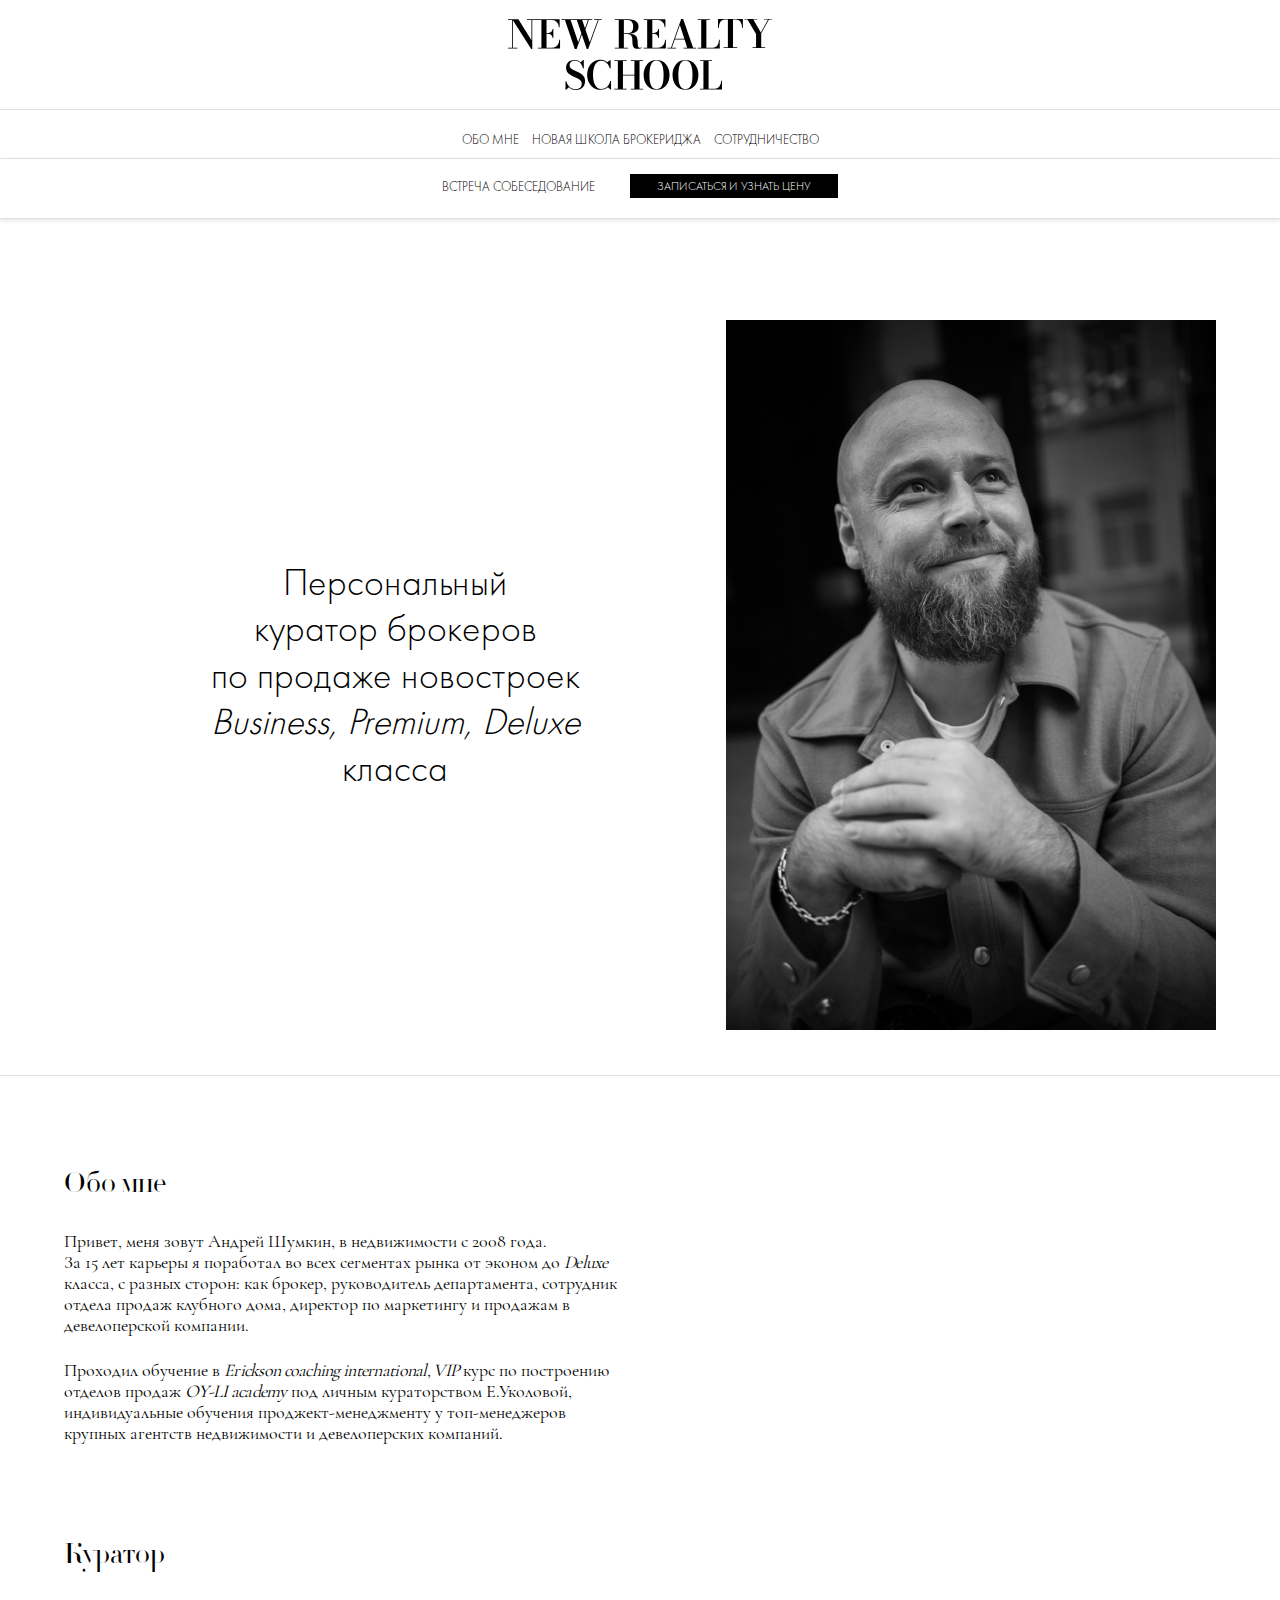
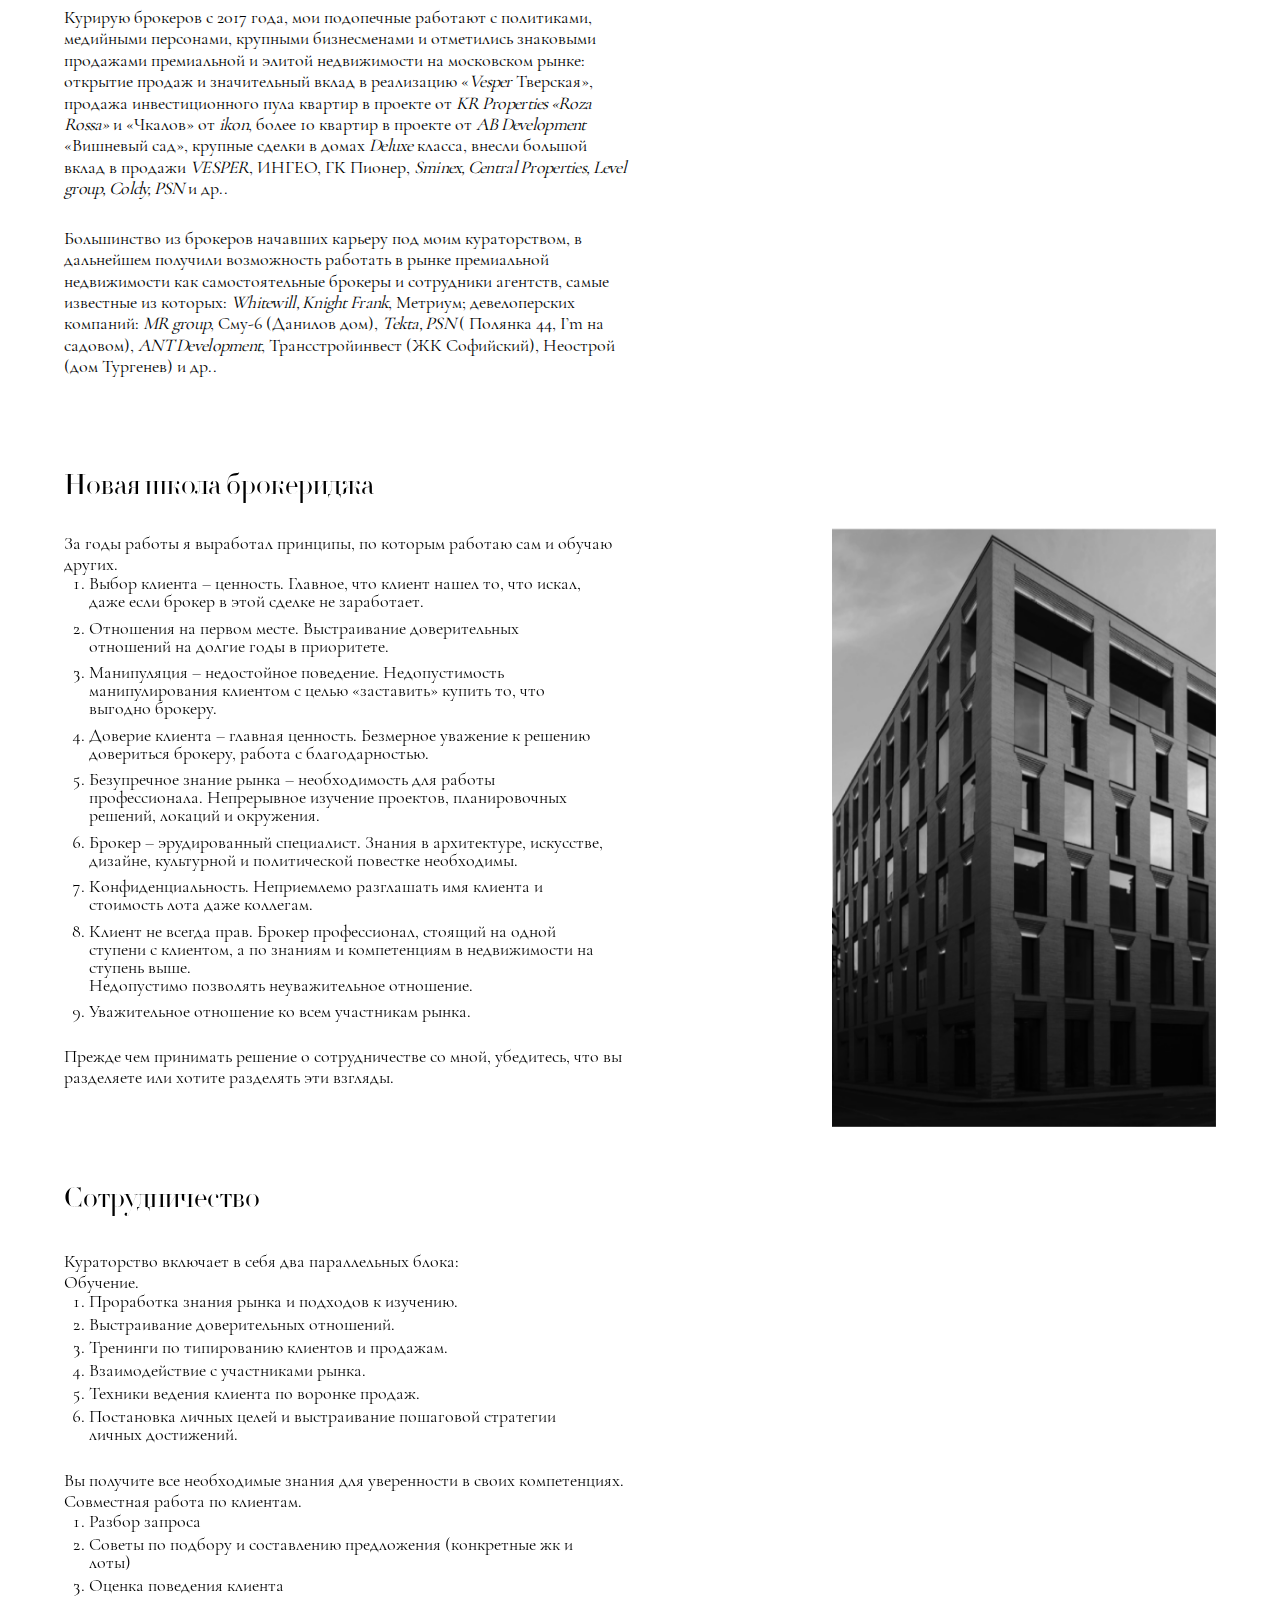
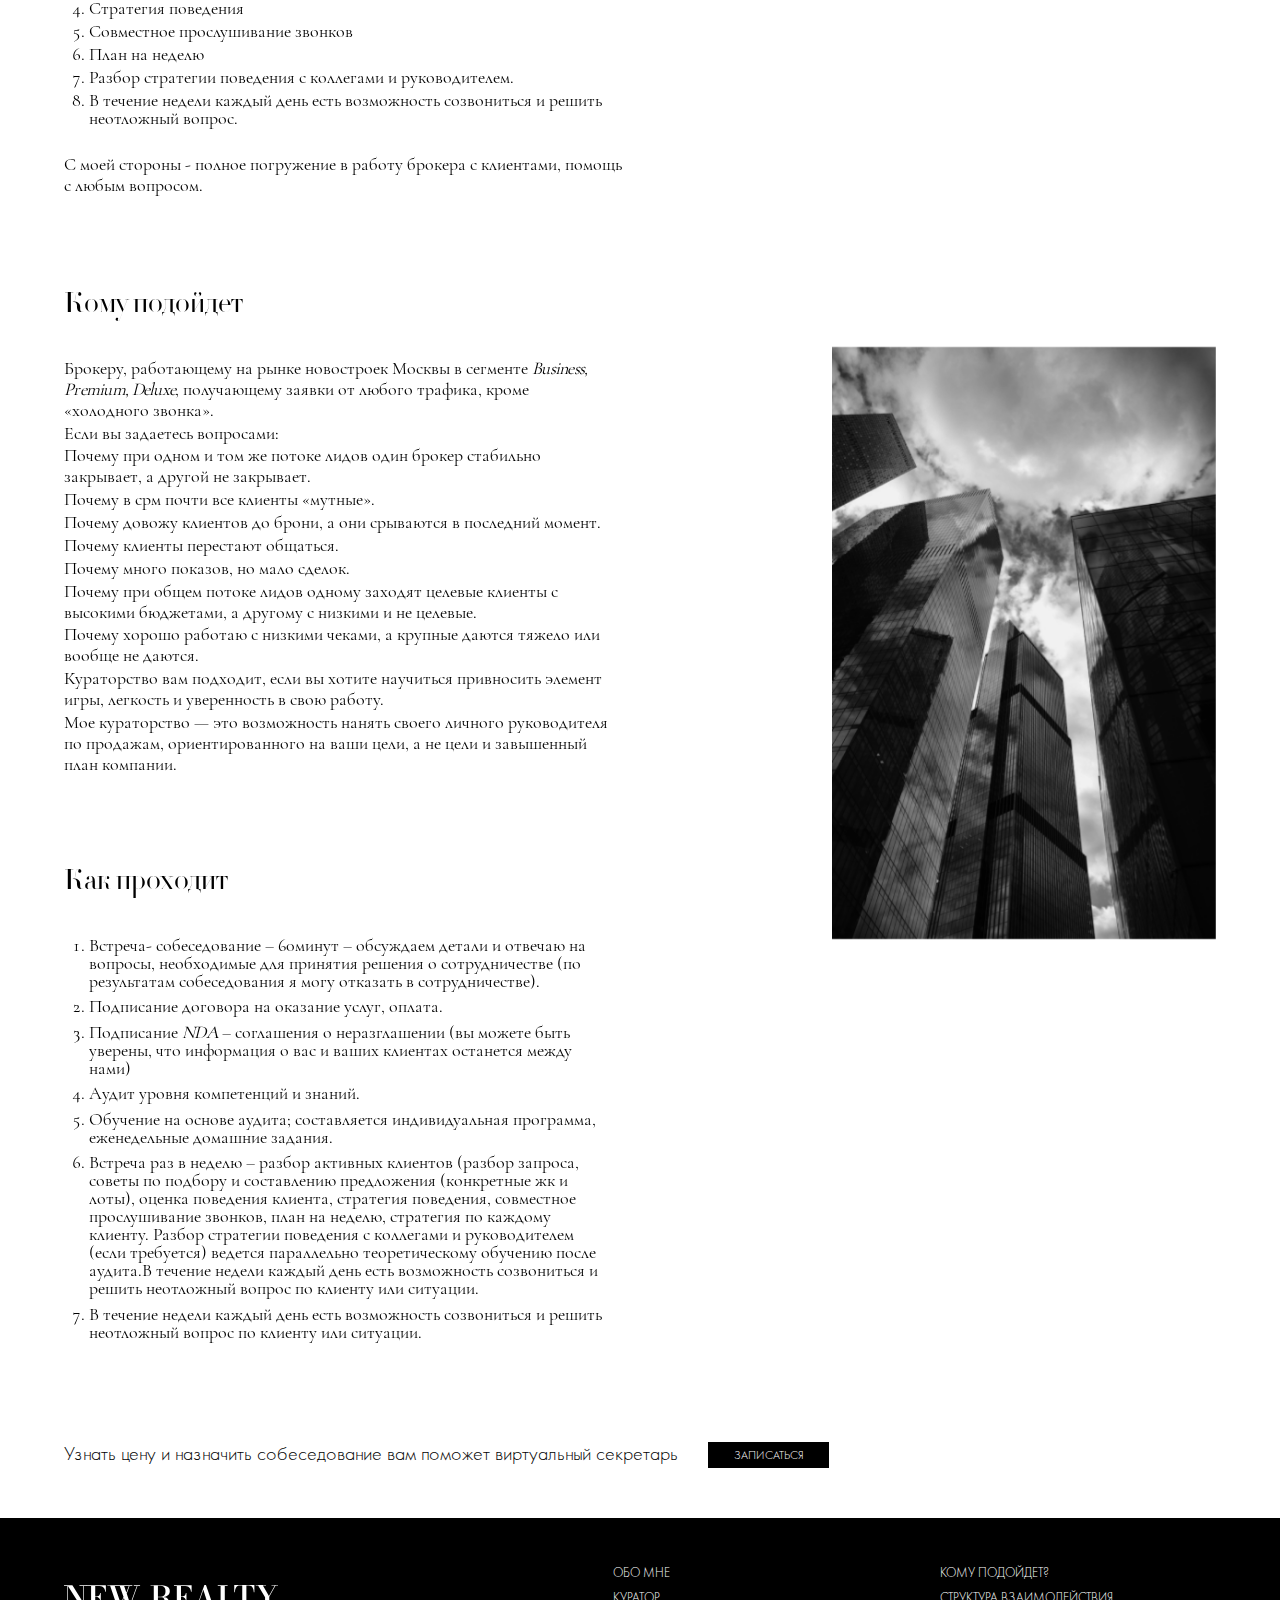
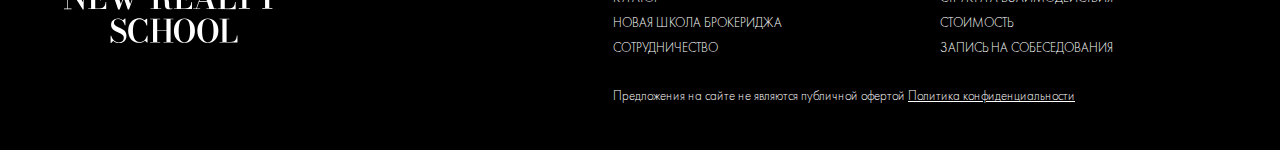
<file: index.html>
<!DOCTYPE html>
<html lang="en">
<head>
    <meta charset="UTF-8">
    <meta name="viewport" content="width=device-width, initial-scale=1.0">
    <title>New realty school</title>
    <!-- <link rel="icon" type="image/x-icon" href=""> -->
    <link rel="stylesheet" href="styles/main.css">
</head>
<body>
    <!-- ---------HEADER--------- -->
    <header class="header fix-block">
        <div class="logo">
            <div class="wrapper">
                <a href="/" class="logo-wrap">
                    <img src="images/logo.svg" alt="Логотип">
                </a>
            </div>
        </div>
        <nav class="nav">
            <div class="wrapper">
                <div class="nav-wrap">
                    <a href="#about" class="nav__link">Обо мне</a>
                    <a href="#new-school" class="nav__link">Новая школа брокериджа</a>
                    <a href="#cooperation" class="nav__link">Сотрудничество</a>
                </div>
            </div>
        </nav>
        <div class="header-btns">
            <div class="wrapper">
                <div class="header-btns-wrap">
                    <span>Встреча собеседование</span>
                    <button class="btn-black" data-modal-target="#modal">Записаться и узнать цену</button>
                </div>
            </div>
        </div>
    </header>
    <!-- ---------ОСНОВНОЙ КОНТЕНТ--------- -->
    <main class="main">
        <section class="section-main">
            <div class="wrapper">
                <div class="section-main-wrap">
                    <div class="main-wrap">
                        <h1 class="title-h1">Персональный<br>куратор брокеров по&nbsp;продаже новостроек <span>Business,&nbsp;Premium,&nbsp;Deluxe</span> класса</h1>
                    </div>
                    <div class="main-photo-container">
                        <img src="images/main-photo.png" alt="Главное фото" class="main-photo">
                    </div>
                </div>
            </div>
        </section>
        <div class="wrapper">
            <!-- ---------ПЕРВЫЙ БЛОК С ФИКСИРОВАННОЙ КАРТИНКОЙ СПРАВА--------- -->
            <section class="section-relative">
                <div class="text-blocks">
                    <div class="text-block anchor anchor_div" id="about">
                        <h2 class="title-h2">Обо мне</h2>
                        <div class="paragraphs">
                            <p class="text">Привет, меня зовут Андрей Шумкин, в недвижимости с 2008 года.<br>За 15 лет карьеры я поработал во всех сегментах рынка от эконом до <span class="text_italic">Deluxe</span> класса, с разных сторон: как брокер, руководитель департамента, сотрудник отдела продаж клубного дома, директор по маркетингу и продажам в девелоперской компании.</p>
                            <p class="text">Проходил обучение в <span class="text_italic">Erickson coaching international, VIP</span> курс по построению отделов продаж <span class="text_italic">OY-LI academy</span> под личным кураторством Е.Уколовой, индивидуальные обучения проджект-менеджменту у топ-менеджеров крупных агентств недвижимости и девелоперских компаний.</p>
                        </div>
                    </div>
                    <div id="curator" class="text-block text-block_2 anchor_div">
                        <h2 class="title-h2">Куратор</h2>
                        <div class="paragraphs">
                            <p class="text">Курирую брокеров с 2017 года, мои подопечные работают с политиками, медийными персонами, крупными бизнесменами и отметились знаковыми продажами премиальной и элитой недвижимости на московском рынке: открытие продаж и значительный вклад в реализацию «<span class="text_italic">Vesper</span> Тверская», продажа инвестиционного пула квартир в проекте от <span class="text_italic">KR Properties «Roza Rossa»</span> и «Чкалов» от <span class="text_italic">ikon</span>, более 10 квартир в проекте от <span class="text_italic">AB Development</span> «Вишневый сад», крупные сделки в домах <span class="text_italic">Deluxe</span> класса, внесли большой вклад в продажи <span class="text_italic">VESPER</span>, ИНГЕО, ГК Пионер, <span class="text_italic">Sminex, Central Properties, Level group, Coldy, PSN</span> и др..</p>
                            <p class="text">Большинство из брокеров начавших карьеру под моим кураторством, в дальнейшем получили возможность работать в рынке премиальной недвижимости как самостоятельные брокеры и сотрудники агентств, самые известные из которых: <span class="text_italic">Whitewill, Knight Frank</span>, Метриум; девелоперских компаний: <span class="text_italic">MR group</span>, Сму-6 (Данилов дом), <span class="text_italic">Tekta, PSN</span> ( Полянка 44, I’m на садовом), <span class="text_italic">ANT Development</span>, Трансстройинвест (ЖК Софийский), Неострой (дом Тургенев) и др..</p>
                        </div>
                    </div>
                </div>
                <div class="img-wrap img-wrap_video">
                    <!-- <img src="images/image-01.png" alt="Фотография здания" class="img-sticky"> -->
                    <iframe class="img-sticky" width="560" height="315" src="https://www.youtube.com/embed/7qBfdcI-d1Q?si=WjoiqUQRaWYDcOfD" title="YouTube video player" frameborder="0" allow="accelerometer; autoplay; clipboard-write; encrypted-media; gyroscope; picture-in-picture; web-share" allowfullscreen></iframe>
                </div>
            </section>
            <!-- ---------ВТОРОЙ БЛОК С ФИКСИРОВАННОЙ КАРТИНКОЙ СПРАВА--------- -->
            <section class="section-relative">
                <div class="text-blocks">
                    <div id="new-school" class="text-block anchor anchor_div">
                        <h2 class="title-h2">Новая школа брокериджа</h2>
                        <div class="paragraphs">
                            <div>
                                <p class="text">За годы работы я выработал принципы, по которым работаю сам и обучаю других.</p>
                                <ol class="text list">
                                    <li>Выбор клиента – ценность. Главное, что клиент нашел то, что искал, даже если брокер в этой сделке не заработает.</li>
                                    <li>Отношения на первом месте. Выстраивание доверительных отношений на долгие годы в приоритете.</li>
                                    <li>Манипуляция – недостойное поведение. Недопустимость манипулирования клиентом с целью «заставить» купить то, что выгодно брокеру.</li>
                                    <li>Доверие клиента – главная ценность. Безмерное уважение к решению довериться брокеру, работа с благодарностью.</li>
                                    <li>Безупречное знание рынка – необходимость для работы профессионала. Непрерывное изучение проектов, планировочных решений, локаций и окружения.</li>
                                    <li>Брокер – эрудированный специалист. Знания в архитектуре, искусстве, дизайне, культурной и политической повестке необходимы.</li>
                                    <li>Конфиденциальность. Неприемлемо разглашать имя клиента и стоимость лота даже коллегам.</li>
                                    <li>Клиент не всегда прав. Брокер профессионал, стоящий на одной ступени с клиентом, а по знаниям и компетенциям в недвижимости на ступень выше.<br>Недопустимо позволять неуважительное отношение.</li>
                                    <li>Уважительное отношение ко всем участникам рынка.</li>
                                </ol>
                            </div>
                            <p class="text">Прежде чем принимать решение о сотрудничестве со мной, убедитесь, что вы разделяете или хотите разделять эти взгляды.</p>
                        </div>
                    </div>
                    <div id="cooperation" class="text-block gap35px anchor anchor_div">
                        <h2 class="title-h2">Сотрудничество</h2>
                        <div class="paragraphs gap30px">
                            <div>
                                <p class="text">Кураторство включает в себя два параллельных блока:</p>
                                <p class="text">Обучение.</p>
                                <ol class="text list list_mb5px">
                                    <li>Проработка знания рынка и подходов к изучению.</li>
                                    <li>Выстраивание доверительных отношений.</li>
                                    <li>Тренинги по типированию клиентов и продажам.</li>
                                    <li>Взаимодействие с участниками рынка.</li>
                                    <li>Техники ведения клиента по воронке продаж.</li>
                                    <li>Постановка личных целей и выстраивание пошаговой стратегии личных достижений.</li>
                                </ol>
                            </div>
                            <div>
                                <p class="text">Вы получите все необходимые знания для уверенности в своих компетенциях.</p>
                                <p class="text">Совместная работа по клиентам.</p>
                                <ol class="text list list_mb5px">
                                    <li>Разбор запроса</li>
                                    <li>Советы по подбору и составлению предложения (конкретные жк и лоты)</li>
                                    <li>Оценка поведения клиента</li>
                                    <li>Стратегия поведения</li>
                                    <li>Совместное прослушивание звонков</li>
                                    <li>План на неделю</li>
                                    <li>Разбор стратегии поведения с коллегами и руководителем.</li>
                                    <li>В течение недели каждый день есть возможность созвониться и решить неотложный вопрос.</li>
                                </ol>
                            </div>
                            <p class="text">С моей стороны - полное погружение в работу брокера с клиентами, помощь с любым вопросом.</p>
                        </div>
                    </div>
                </div>
                <div class="img-wrap">
                    <img src="images/image-02.png" alt="Фотография здания" class="img-sticky">
                </div>
            </section>
            <!-- ---------ТРЕТИЙ БЛОК С ФИКСИРОВАННОЙ КАРТИНКОЙ СПРАВА--------- -->
            <section class="section-relative">
                <div class="text-blocks">
                    <div id="forWhom" class="text-block gap37px anchor anchor_div">
                        <h2 class="title-h2">Кому подойдет</h2>
                        <div class="paragraphs paragraphs_mini">
                            <p class="text">Брокеру, работающему на рынке новостроек Москвы в сегменте <span class="text_italic">Business, Premium, Deluxe</span>, получающему заявки от любого трафика, кроме «холодного звонка».</p>
                            <p class="text">Если вы задаетесь вопросами:</p>
                            <p class="text">Почему при одном и том же потоке лидов один брокер стабильно закрывает, а другой не закрывает.</p>
                            <p class="text">Почему в срм почти все клиенты «мутные».</p>
                            <p class="text">Почему довожу клиентов до брони, а они срываются в последний момент.</p>
                            <p class="text">Почему клиенты перестают общаться.</p>
                            <p class="text">Почему много показов, но мало сделок.</p>
                            <p class="text">Почему при общем потоке лидов одному заходят целевые клиенты с высокими бюджетами, а другому с низкими и не целевые.</p>
                            <p class="text">Почему хорошо работаю с низкими чеками, а крупные даются тяжело или вообще не даются.</p>
                            <p class="text">Кураторство вам подходит, если вы хотите научиться привносить элемент игры, легкость и уверенность в свою работу.</p>
                            <p class="text">Мое кураторство — это возможность нанять своего личного руководителя по продажам, ориентированного на ваши цели, а не цели и завышенный план компании.</p>
                        </div>
                    </div>
                    <div class="text-block text-block_3">
                        <h2 class="title-h2">Как проходит</h2>
                        <div class="paragraphs">
                            <ol class="text list list_mb7_5px">
                                <li>Встреча- собеседование – 60минут – обсуждаем детали и отвечаю на вопросы, необходимые для принятия решения о сотрудничестве (по результатам собеседования я могу отказать в сотрудничестве).</li>
                                <li>Подписание договора на оказание услуг, оплата.</li>
                                <li>Подписание <span class="text_italic">NDA</span> – соглашения о неразглашении (вы можете быть уверены, что информация о вас и ваших клиентах останется между нами)</li>
                                <li>Аудит уровня компетенций и знаний.</li>
                                <li>Обучение на основе аудита; составляется индивидуальная программа, еженедельные домашние задания.</li>
                                <li>Встреча раз в неделю – разбор активных клиентов (разбор запроса, советы по подбору и составлению предложения (конкретные жк и лоты), оценка поведения клиента, стратегия поведения, совместное прослушивание звонков, план на неделю, стратегия по каждому клиенту. Разбор стратегии поведения с коллегами и руководителем (если требуется) ведется параллельно теоретическому обучению после аудита.В течение недели каждый день есть возможность созвониться и решить неотложный вопрос по клиенту или ситуации.</li>
                                <li>В течение недели каждый день есть возможность созвониться и решить неотложный вопрос по клиенту или ситуации.</li>
                            </ol>
                        </div>
                    </div>
                </div>
                <div class="img-wrap">
                    <img src="images/image-03.png" alt="Фотография здания" class="img-sticky">
                </div>
            </section>
            <div class="feedback">
                <span>Узнать цену и назначить собеседование вам поможет виртуальный секретарь</span>
                <button class="btn-black" data-modal-target="#modal">Записаться</button>
            </div>
        </div>
    </main>
    <!-- ---------FOOTER--------- -->
    <footer class="footer">
        <div class="wrapper">
            <div class="footer-wrap">
                <a href="/" class="logo logo-footer">
                    <img src="images/logo-white.svg" alt="Логотип">
                </a>
                <div class="footer-nav">
                    <div class="footer-nav-top">
                        <a href="#about" class="footer-nav__link">Обо мне</a>
                        <a href="#forWhom" class="footer-nav__link">Кому подойдет?</a>
                        <a href="#curator" class="footer-nav__link">куратор</a>
                        <a href="" class="footer-nav__link">Структура взаимодействия</a>
                        <a href="#new-school" class="footer-nav__link">Новая школа брокериджа</a>
                        <a href="" class="footer-nav__link">СтоимостЬ</a>
                        <a href="#cooperation" class="footer-nav__link">Сотрудничество</a>
                        <span href="" class="footer-nav__link footer-nav__link_btn" data-modal-target="#modal">Запись На собеседования</span>
                    </div>
                    <span class="footer-nav-bottom">
                        Предложения на сайте не являются публичной офертой
                        <a href="" class="footer-nav-bottom__link">Политика конфиденциальности</a>
                    </span>
                </div>
            </div>
        </div>
    </footer>
    <!-- ---------POPUP--------- -->
    <div class="modal" id="modal">
        <button data-close-button class="close-button">
            <svg xmlns="http://www.w3.org/2000/svg" width="17" height="17" viewBox="0 0 17 17" fill="none">
                <path d="M1 1L16 16M1 16L16 1" stroke="#292929" stroke-width="2" stroke-linecap="round" stroke-linejoin="round"/>
                </svg>
        </button>
        <div class="modal-content">
            <p class="modal-text">Нажав кнопку «Секретарь»<br>Вы попадете в чат телеграм, где получите всю необходимую информацию.</p>
            <a href="https://t.me/anton_develop" target="_blank" class="btn-black">секретарь</a>
        </div>
     </div>
     <div id="overlay"></div>
     <!-- ---------SCRIPT--------- -->
    <script src="js/script.js"></script>
</body>
</html>
</file>
<file: styles/main.css>
/*--------------------------------Шрифты--------------------------------*/
@font-face {
    font-family: 'Futura PT';
    font-weight: 100;
    font-style: normal;
    src: url(../fonts/Futura_PT/FuturaCyrillicLight.ttf);
}

@font-face {
    font-family: 'Didot Title';
    font-weight: 400;
    font-style: normal;
    src: url(../fonts/didot-2-cufonfonts/Didot_Title.otf);
}

@font-face {
    font-family: 'Cormorant Garamond Regular';
    font-weight: 400;
    font-style: normal;
    src: url(../fonts/CormorantGaramond-Regular.ttf);
}

*,
div,
p,
span,
h1,
h2,
h3,
h4,
h5,
h6 {margin: 0; padding: 0; box-sizing: border-box; line-height: 100%;}
a {text-decoration: none; transition: 0.3s;}

html {
    scroll-behavior: smooth;
}

body {
    font-family: 'Futura PT', sans-serif;
    font-weight: 400;
    background-color: #FFF;
    color: #000;
}

.uppercase {
    text-transform: uppercase;
}

.text-center {
    text-align: center;
}

.no-scroll {
    overflow: hidden;
}

.header {
    position: fixed;
    top: 0;
    left: 0;
    right: 0;
    z-index: 2;
    background-color: #FFF;
}

.wrapper {
    width: 67.5%;
    margin: auto;
}

.logo,
.nav,
.header-btns,
.section-main {
    border-bottom: 1px solid #E0E0E0;
}

.logo {
    padding: 19px 0;
}

.nav {
    padding: 23px 0 12px;
}

.header-btns {
    padding: 15px 0 20px;
}

.logo-wrap,
.nav-wrap,
.header-btns-wrap {
    display: flex;
    justify-content: center;
}

.logo-wrap {
    width: fit-content;
    margin: auto;
}

.logo-wrap img {
    width: 100%;
    max-width: 264px;
}

.nav-wrap {
    align-items: center;
    gap: 13px;
}

.nav__link {
    text-transform: uppercase;
    font-size: 13px;
    color: #000;
    position: relative;
}

.nav__link::after {
    content: '';
    position: absolute;
    left: 1px;
    bottom: -12px;
    width: 106%;
    height: 2px;
    background: #000;
    opacity: 0;
    transition: 0.3s;
}

.nav__link:hover {
    color: #000;
}

.nav__link:hover::after {
    opacity: 1;
}

.header-btns {
    box-shadow: 0px 2px 4px 0px rgba(0, 0, 0, 0.10);
}

.header-btns-wrap {
    display: flex;
    align-items: center;
    justify-content: center;
    gap: 35px;
    text-transform: uppercase;
    font-size: 13px;
}

.header-btns-wrap span {
    font-size: 13px;
}

.btn-black {
    font-family: 'Futura PT', sans-serif;
    outline: none;
    color: #FFF;
    text-transform: uppercase;
    background: #000;
    padding: 5px 26px;
    font-size: 12px;
    border: 1px solid #000;
    cursor: pointer;
    transition: 0.3s;
}

.btn-black:hover {
    color: #000;
    background: #FFF;
}

.header_scroll .nav {
    display: none;
}

.header_scroll .logo-wrap img {
    max-width: 160px;
}

.main {
    margin-top: 220px;
}

.section-main-wrap {
    display: grid;
    grid-template-columns: 4fr 1fr;
    padding: 100px 0 45px 0;
    overflow: hidden;
}

.title-h1 {
    font-size: 38px;
    text-align: center;
    line-height: 122%;
    font-weight: 100;
}

.title-h1 span {
    font-style: italic;
    font-weight: 100;
}

.main-wrap {
    display: flex;
    align-items: center;
    justify-content: center;
    margin: 11px 231px 0 164px;
}

.main-photo-container {
    display: flex;
    align-items: center;
    justify-content: flex-end;
    width: max-content;
    max-width: 490px;
}

.main-photo {
    object-fit: cover;
}

.section-relative {
    position: relative;
    display: grid;
    grid-template-columns: 2fr 1fr;
    padding: 95px 0 0 0;
}

.img-wrap {
    display: flex;
    align-items: flex-start;
    justify-content: flex-end;
}

.img-sticky {
    position: sticky;
    top: 87px;
    padding-top: 56px;
    width: 100%;
    max-width: 416px;
}

.text-blocks {
    display: flex;
    flex-direction: column;
    gap: 98px;
    padding-right: 204px;
}

.text-block {
    display: flex;
    flex-direction: column;
    gap: 30px;
}

.title-h2 {
    font-family: 'Didot Title' ,sans-serif;
    font-size: 30px;
    font-weight: 100;
}

.paragraphs {
    display: flex;
    flex-direction: column;
    gap: 25px;
}

.text {
    font-size: 18px;
    font-family: 'Cormorant Garamond Regular', sans-serif;
    line-height: 116%;
}

.text_italic {
    font-style: italic;
    letter-spacing: -0.04em;
}

.text-block_2 {
    gap: 35px;
}

.text-block_2 .paragraphs {
    gap: 28px;
}

.text-block_2 .text {
    line-height: 119%;
}

.list {
    padding: 0 25px 0 25px;
    margin: 0 0 -8px 0;
}

.list li {
    margin-bottom: 8.5px;
}

.gap37px {
    gap: 37px;
}

.gap35px {
    gap: 35px;
}

.gap30px {
    gap: 30px;
}

.list_mb5px li {
    margin-bottom: 5px;
}

.list_mb5px li {
    margin-bottom: 5px;
}

.paragraphs_mini {
    gap: 2px;
    padding-right: 20px;
}

.text-block_3 {
    margin-top: -5px;
    gap: 38px;
}

.list_mb7_5px li {
    margin-bottom: 7.5px;
}

.line-height115 {
    line-height: 115%;
}

.feedback {
    display: flex;
    align-items: center;
    justify-content: flex-start;
    gap: 30px;
    padding: 98px 0 50px;
}

.feedback span {
    font-size: 20px;
}

.feedback .btn-black {
    padding: 6px 25px;
    margin-top: 4px;
}

.footer {
    background: #000;
    color: #FFF;
    padding: 48px 0;
}

.logo-footer {
    border: none;
}

.footer-wrap {
    display: flex;
    align-items: flex-start;
    justify-content: flex-start;
    gap: 335px;
}

.footer-nav {
    display: flex;
    flex-direction: column;
    gap: 35px;
}

.footer-nav-top {
    display: grid;
    grid-template-columns: 1fr 1fr;
    gap: 12px 154px;
}

.footer-nav__link {
    color: #FFF;
    text-transform: uppercase;
    font-size: 13px;
}

.footer-nav__link_btn {
    cursor: pointer;
    transition: 0.3s;
}

.footer-nav__link:hover {
    color: #FFF;
    opacity: 0.5;
}

.footer-nav-bottom {
    font-size: 13px;
}

.footer-nav-bottom__link {
    text-decoration: underline;
    color: #FFF;
}

.footer-nav-bottom__link:hover {
    opacity: 0.5;
}

.anchor {
    scroll-margin-top: 100px;
}

.anchor_div {
    scroll-margin-top: 160px;
}

/*-------POPUP---------*/
.modal {
    position: fixed;
    top: 50%;
    left: 50%;
    transform: translate(-50%, -50%) scale(0);
    transition: 200ms ease-in-out;
    border-radius: 0;
    z-index: 10;
    background: #FFF;
    width: 83%;
    max-width: 343px;
    padding: 48px 27px 37px 28px;
}

.modal.active {
    transform: translate(-50%, -50%) scale(1);
}

.modal .close-button {
    width: 15px;
    height: 15px;
    cursor: pointer;
    border: none;
    background: none;
    position: absolute;
    top: -16px;
    right: -16px;
    padding: 0;
    transition: 1s;
}

.modal .close-button:hover {
    transform: rotate(180deg);
}

#overlay {
    position: fixed;
    opacity: 0;
    transition: 200ms ease-in-out;
    top: 0;
    right: 0;
    bottom: 0;
    left: 0;
    background: rgba(0, 0, 0, 0.5);
    pointer-events: none;
}

#overlay.active {
    opacity: 1;
    pointer-events: all;
    z-index: 2;
}

.modal-content {
    display: flex;
    flex-direction: column;
    gap: 29px;
    align-items: center;
}

.modal-text {
    font-size: 20px;
    text-align: center;
    width: 90%;
    line-height: 120%;
}

.modal .btn-black {
    width: 100%;
    height: 40px;
    display: flex;
    align-items: center;
    justify-content: center;
    font-size: 14px;
}
/*----------------*/



@media (max-width: 1650px) {
    .wrapper {
        width: 90%;
    }
}

@media (max-width: 1900px) {
    .main-wrap {
        margin: 0 100px;
    }
}

@media (max-width: 1250px) {
    .main-wrap {
        margin: 0 20px 0 0;
    }
    .text-blocks {
        padding-right: 50px
    }
    .footer-wrap {
        gap: 30px;
        justify-content: space-between;
    }
    .img-sticky {
        max-width: 300px;
    }
    .main-photo {
        width: 100%;
        max-width: 400px;
    }
}

@media (max-width: 1024px) {
    .section-main-wrap {
        display: flex;
        justify-content: space-between;

    }
    .main-wrap {
        width: 60%;
    }
    .main-photo-container {
        width: 40%;
    }
}

@media (max-width: 850px) {
    .footer-wrap {
        flex-direction: column;
        align-items: center;
        text-align: center;
    }
}

@media (max-width: 768px) {
    .section-main-wrap {
        display: flex;
        flex-direction: column;
        align-items: center;
        gap: 30px;
        padding: 45px 0 0;
    }
    .main-wrap {
        width: 100%;
    }
    .main-photo-container {
        width: auto;
    }
    .section-relative {
        display: flex;
        flex-direction: column-reverse;
        align-items: center;
        gap: 30px;
    }
    .img-wrap_video {
        width: 100%;
    }
    .img-wrap_video .img-sticky {
        max-width: none;
    }
    .img-sticky {
        padding-top: 0;
    }
    .main-wrap {
        margin: 0;
    }
}

@media (max-width: 600px) {
    .footer-nav-top {
        grid-template-columns: 1fr;
    }
    .feedback {
        flex-direction: column;
        text-align: center;
    }
    .feedback .btn-black {
        width: 100%;
    }
}

@media (max-width: 450px) {
    .wrapper {
        width: 100%;
        padding: 0 15px;
    }
    .main-photo {
        min-width: 300px;
    }
    .nav-wrap {
        gap: 10px;
        flex-wrap: wrap;
    }
    .nav__link {
        font-size: 12px;
    }
    .header-btns-wrap {
        gap: 5px;
    }
    .btn-black {
        padding: 5px;
    }
    .footer-nav-top {
        gap: 13px;
    }
    .text-blocks {
        gap: 50px;
        padding-right: 20px;
    }
    .title-h1 {
        font-size: 28px;
    }
    .main {
        margin-top: 200px;
    }
}

@media (max-width: 370px) {
    .nav {
        display: none;
    }
    .logo-wrap img {
        max-width: 230px;
    }
    .main {
        margin-top: 150px;
    }
}
</file>
